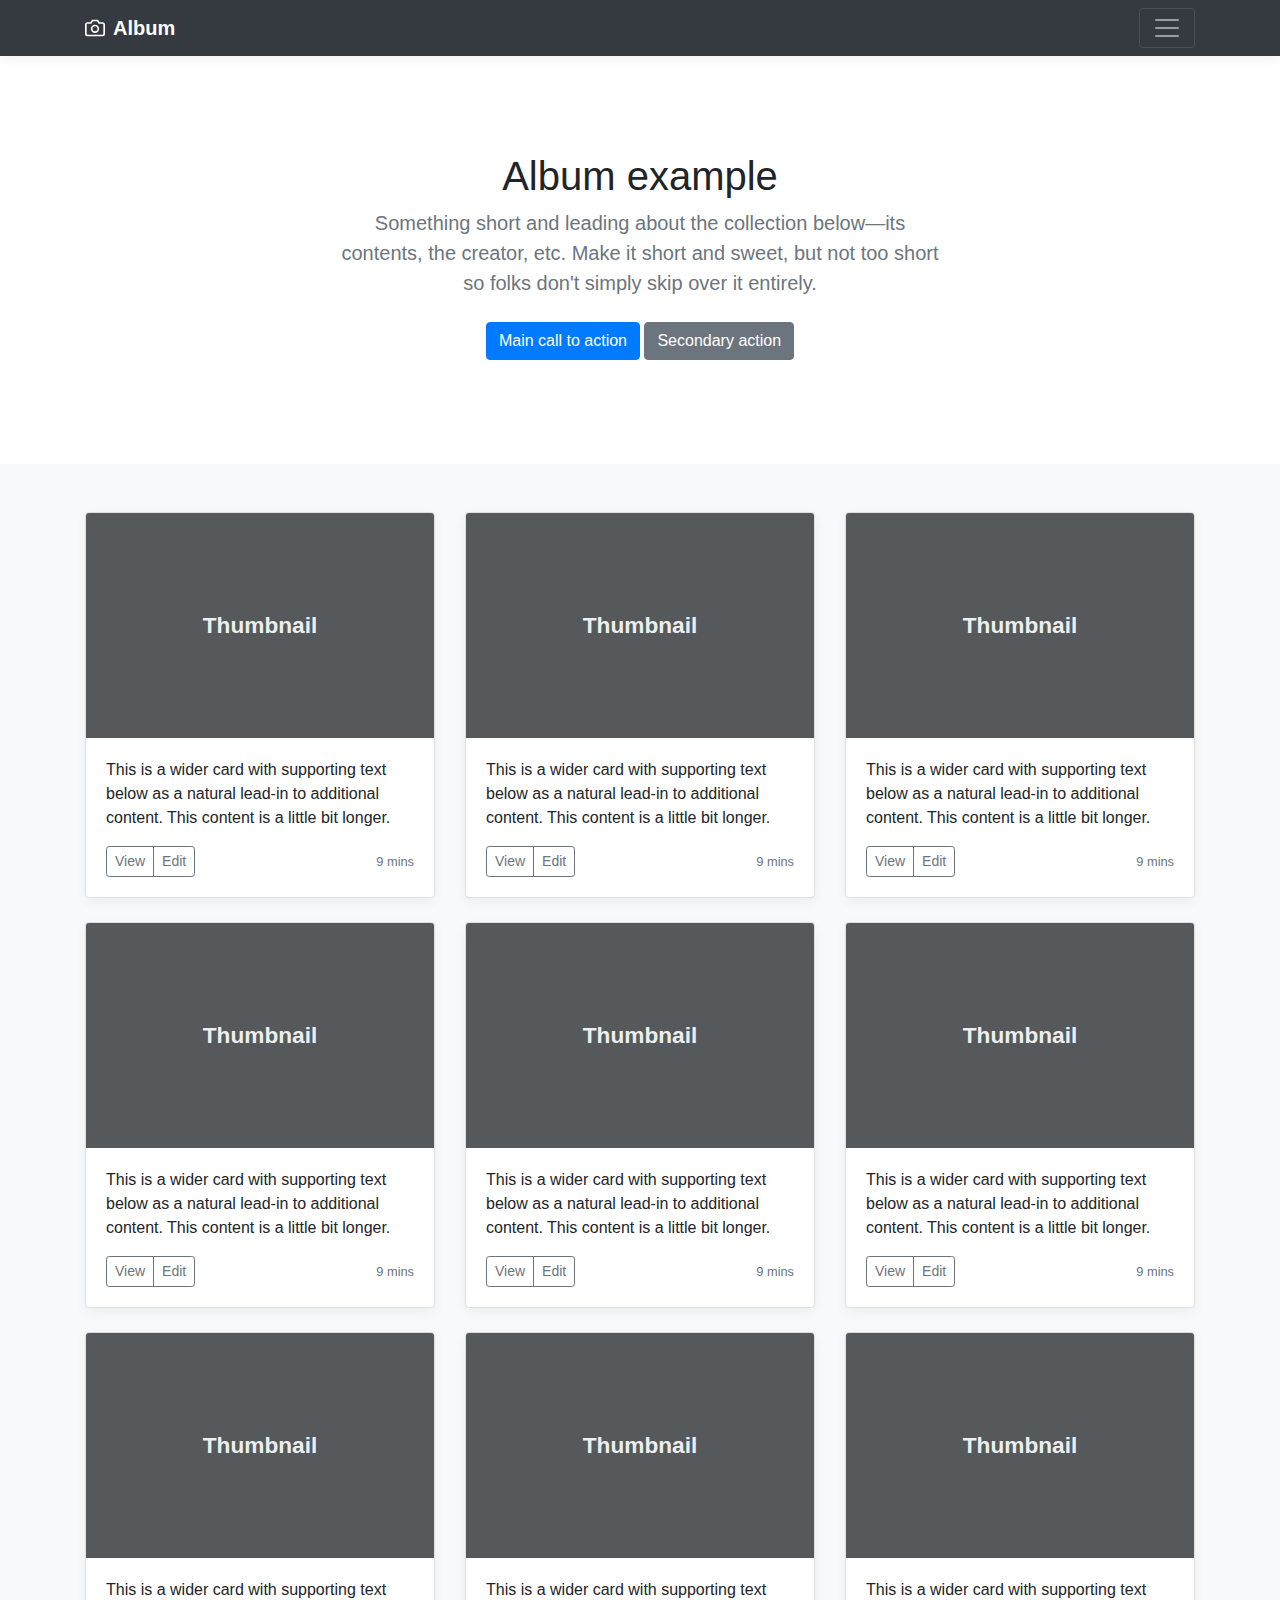
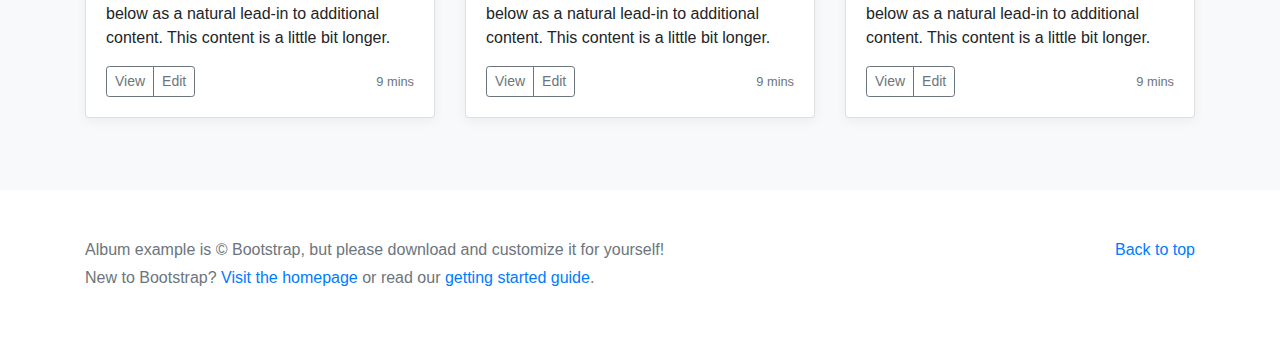
<file: Origin3301_Blog/static/bootstrapss/docs/4.0/examples/album/index.html>
<!doctype html>
<html lang="en">
  <head>
    <meta charset="utf-8">
    <meta name="viewport" content="width=device-width, initial-scale=1, shrink-to-fit=no">
    <meta name="description" content="">
    <meta name="author" content="">
    <link rel="icon" href="../../../../favicon.ico">

    <title>Album example for Bootstrap</title>

    <!-- Bootstrap core CSS -->
    <link href="../../../../dist/css/bootstrap.min.css" rel="stylesheet">

    <!-- Custom styles for this template -->
    <link href="album.css" rel="stylesheet">
  </head>

  <body>

    <header>
      <div class="collapse bg-dark" id="navbarHeader">
        <div class="container">
          <div class="row">
            <div class="col-sm-8 col-md-7 py-4">
              <h4 class="text-white">About</h4>
              <p class="text-muted">Add some information about the album below, the author, or any other background context. Make it a few sentences long so folks can pick up some informative tidbits. Then, link them off to some social networking sites or contact information.</p>
            </div>
            <div class="col-sm-4 offset-md-1 py-4">
              <h4 class="text-white">Contact</h4>
              <ul class="list-unstyled">
                <li><a href="#" class="text-white">Follow on Twitter</a></li>
                <li><a href="#" class="text-white">Like on Facebook</a></li>
                <li><a href="#" class="text-white">Email me</a></li>
              </ul>
            </div>
          </div>
        </div>
      </div>
      <div class="navbar navbar-dark bg-dark box-shadow">
        <div class="container d-flex justify-content-between">
          <a href="#" class="navbar-brand d-flex align-items-center">
            <svg xmlns="http://www.w3.org/2000/svg" width="20" height="20" viewBox="0 0 24 24" fill="none" stroke="currentColor" stroke-width="2" stroke-linecap="round" stroke-linejoin="round" class="mr-2"><path d="M23 19a2 2 0 0 1-2 2H3a2 2 0 0 1-2-2V8a2 2 0 0 1 2-2h4l2-3h6l2 3h4a2 2 0 0 1 2 2z"></path><circle cx="12" cy="13" r="4"></circle></svg>
            <strong>Album</strong>
          </a>
          <button class="navbar-toggler" type="button" data-toggle="collapse" data-target="#navbarHeader" aria-controls="navbarHeader" aria-expanded="false" aria-label="Toggle navigation">
            <span class="navbar-toggler-icon"></span>
          </button>
        </div>
      </div>
    </header>

    <main role="main">

      <section class="jumbotron text-center">
        <div class="container">
          <h1 class="jumbotron-heading">Album example</h1>
          <p class="lead text-muted">Something short and leading about the collection below—its contents, the creator, etc. Make it short and sweet, but not too short so folks don't simply skip over it entirely.</p>
          <p>
            <a href="#" class="btn btn-primary my-2">Main call to action</a>
            <a href="#" class="btn btn-secondary my-2">Secondary action</a>
          </p>
        </div>
      </section>

      <div class="album py-5 bg-light">
        <div class="container">

          <div class="row">
            <div class="col-md-4">
              <div class="card mb-4 box-shadow">
                <img class="card-img-top" data-src="holder.js/100px225?theme=thumb&bg=55595c&fg=eceeef&text=Thumbnail" alt="Card image cap">
                <div class="card-body">
                  <p class="card-text">This is a wider card with supporting text below as a natural lead-in to additional content. This content is a little bit longer.</p>
                  <div class="d-flex justify-content-between align-items-center">
                    <div class="btn-group">
                      <button type="button" class="btn btn-sm btn-outline-secondary">View</button>
                      <button type="button" class="btn btn-sm btn-outline-secondary">Edit</button>
                    </div>
                    <small class="text-muted">9 mins</small>
                  </div>
                </div>
              </div>
            </div>
            <div class="col-md-4">
              <div class="card mb-4 box-shadow">
                <img class="card-img-top" data-src="holder.js/100px225?theme=thumb&bg=55595c&fg=eceeef&text=Thumbnail" alt="Card image cap">
                <div class="card-body">
                  <p class="card-text">This is a wider card with supporting text below as a natural lead-in to additional content. This content is a little bit longer.</p>
                  <div class="d-flex justify-content-between align-items-center">
                    <div class="btn-group">
                      <button type="button" class="btn btn-sm btn-outline-secondary">View</button>
                      <button type="button" class="btn btn-sm btn-outline-secondary">Edit</button>
                    </div>
                    <small class="text-muted">9 mins</small>
                  </div>
                </div>
              </div>
            </div>
            <div class="col-md-4">
              <div class="card mb-4 box-shadow">
                <img class="card-img-top" data-src="holder.js/100px225?theme=thumb&bg=55595c&fg=eceeef&text=Thumbnail" alt="Card image cap">
                <div class="card-body">
                  <p class="card-text">This is a wider card with supporting text below as a natural lead-in to additional content. This content is a little bit longer.</p>
                  <div class="d-flex justify-content-between align-items-center">
                    <div class="btn-group">
                      <button type="button" class="btn btn-sm btn-outline-secondary">View</button>
                      <button type="button" class="btn btn-sm btn-outline-secondary">Edit</button>
                    </div>
                    <small class="text-muted">9 mins</small>
                  </div>
                </div>
              </div>
            </div>

            <div class="col-md-4">
              <div class="card mb-4 box-shadow">
                <img class="card-img-top" data-src="holder.js/100px225?theme=thumb&bg=55595c&fg=eceeef&text=Thumbnail" alt="Card image cap">
                <div class="card-body">
                  <p class="card-text">This is a wider card with supporting text below as a natural lead-in to additional content. This content is a little bit longer.</p>
                  <div class="d-flex justify-content-between align-items-center">
                    <div class="btn-group">
                      <button type="button" class="btn btn-sm btn-outline-secondary">View</button>
                      <button type="button" class="btn btn-sm btn-outline-secondary">Edit</button>
                    </div>
                    <small class="text-muted">9 mins</small>
                  </div>
                </div>
              </div>
            </div>
            <div class="col-md-4">
              <div class="card mb-4 box-shadow">
                <img class="card-img-top" data-src="holder.js/100px225?theme=thumb&bg=55595c&fg=eceeef&text=Thumbnail" alt="Card image cap">
                <div class="card-body">
                  <p class="card-text">This is a wider card with supporting text below as a natural lead-in to additional content. This content is a little bit longer.</p>
                  <div class="d-flex justify-content-between align-items-center">
                    <div class="btn-group">
                      <button type="button" class="btn btn-sm btn-outline-secondary">View</button>
                      <button type="button" class="btn btn-sm btn-outline-secondary">Edit</button>
                    </div>
                    <small class="text-muted">9 mins</small>
                  </div>
                </div>
              </div>
            </div>
            <div class="col-md-4">
              <div class="card mb-4 box-shadow">
                <img class="card-img-top" data-src="holder.js/100px225?theme=thumb&bg=55595c&fg=eceeef&text=Thumbnail" alt="Card image cap">
                <div class="card-body">
                  <p class="card-text">This is a wider card with supporting text below as a natural lead-in to additional content. This content is a little bit longer.</p>
                  <div class="d-flex justify-content-between align-items-center">
                    <div class="btn-group">
                      <button type="button" class="btn btn-sm btn-outline-secondary">View</button>
                      <button type="button" class="btn btn-sm btn-outline-secondary">Edit</button>
                    </div>
                    <small class="text-muted">9 mins</small>
                  </div>
                </div>
              </div>
            </div>

            <div class="col-md-4">
              <div class="card mb-4 box-shadow">
                <img class="card-img-top" data-src="holder.js/100px225?theme=thumb&bg=55595c&fg=eceeef&text=Thumbnail" alt="Card image cap">
                <div class="card-body">
                  <p class="card-text">This is a wider card with supporting text below as a natural lead-in to additional content. This content is a little bit longer.</p>
                  <div class="d-flex justify-content-between align-items-center">
                    <div class="btn-group">
                      <button type="button" class="btn btn-sm btn-outline-secondary">View</button>
                      <button type="button" class="btn btn-sm btn-outline-secondary">Edit</button>
                    </div>
                    <small class="text-muted">9 mins</small>
                  </div>
                </div>
              </div>
            </div>
            <div class="col-md-4">
              <div class="card mb-4 box-shadow">
                <img class="card-img-top" data-src="holder.js/100px225?theme=thumb&bg=55595c&fg=eceeef&text=Thumbnail" alt="Card image cap">
                <div class="card-body">
                  <p class="card-text">This is a wider card with supporting text below as a natural lead-in to additional content. This content is a little bit longer.</p>
                  <div class="d-flex justify-content-between align-items-center">
                    <div class="btn-group">
                      <button type="button" class="btn btn-sm btn-outline-secondary">View</button>
                      <button type="button" class="btn btn-sm btn-outline-secondary">Edit</button>
                    </div>
                    <small class="text-muted">9 mins</small>
                  </div>
                </div>
              </div>
            </div>
            <div class="col-md-4">
              <div class="card mb-4 box-shadow">
                <img class="card-img-top" data-src="holder.js/100px225?theme=thumb&bg=55595c&fg=eceeef&text=Thumbnail" alt="Card image cap">
                <div class="card-body">
                  <p class="card-text">This is a wider card with supporting text below as a natural lead-in to additional content. This content is a little bit longer.</p>
                  <div class="d-flex justify-content-between align-items-center">
                    <div class="btn-group">
                      <button type="button" class="btn btn-sm btn-outline-secondary">View</button>
                      <button type="button" class="btn btn-sm btn-outline-secondary">Edit</button>
                    </div>
                    <small class="text-muted">9 mins</small>
                  </div>
                </div>
              </div>
            </div>
          </div>
        </div>
      </div>

    </main>

    <footer class="text-muted">
      <div class="container">
        <p class="float-right">
          <a href="#">Back to top</a>
        </p>
        <p>Album example is &copy; Bootstrap, but please download and customize it for yourself!</p>
        <p>New to Bootstrap? <a href="../../">Visit the homepage</a> or read our <a href="../../getting-started/">getting started guide</a>.</p>
      </div>
    </footer>

    <!-- Bootstrap core JavaScript
    ================================================== -->
    <!-- Placed at the end of the document so the pages load faster -->
    <script src="https://code.jquery.com/jquery-3.2.1.slim.min.js" integrity="sha384-KJ3o2DKtIkvYIK3UENzmM7KCkRr/rE9/Qpg6aAZGJwFDMVNA/GpGFF93hXpG5KkN" crossorigin="anonymous"></script>
    <script>window.jQuery || document.write('<script src="../../../../assets/js/vendor/jquery-slim.min.js"><\/script>')</script>
    <script src="../../../../assets/js/vendor/popper.min.js"></script>
    <script src="../../../../dist/js/bootstrap.min.js"></script>
    <script src="../../../../assets/js/vendor/holder.min.js"></script>
  </body>
</html>
</file>
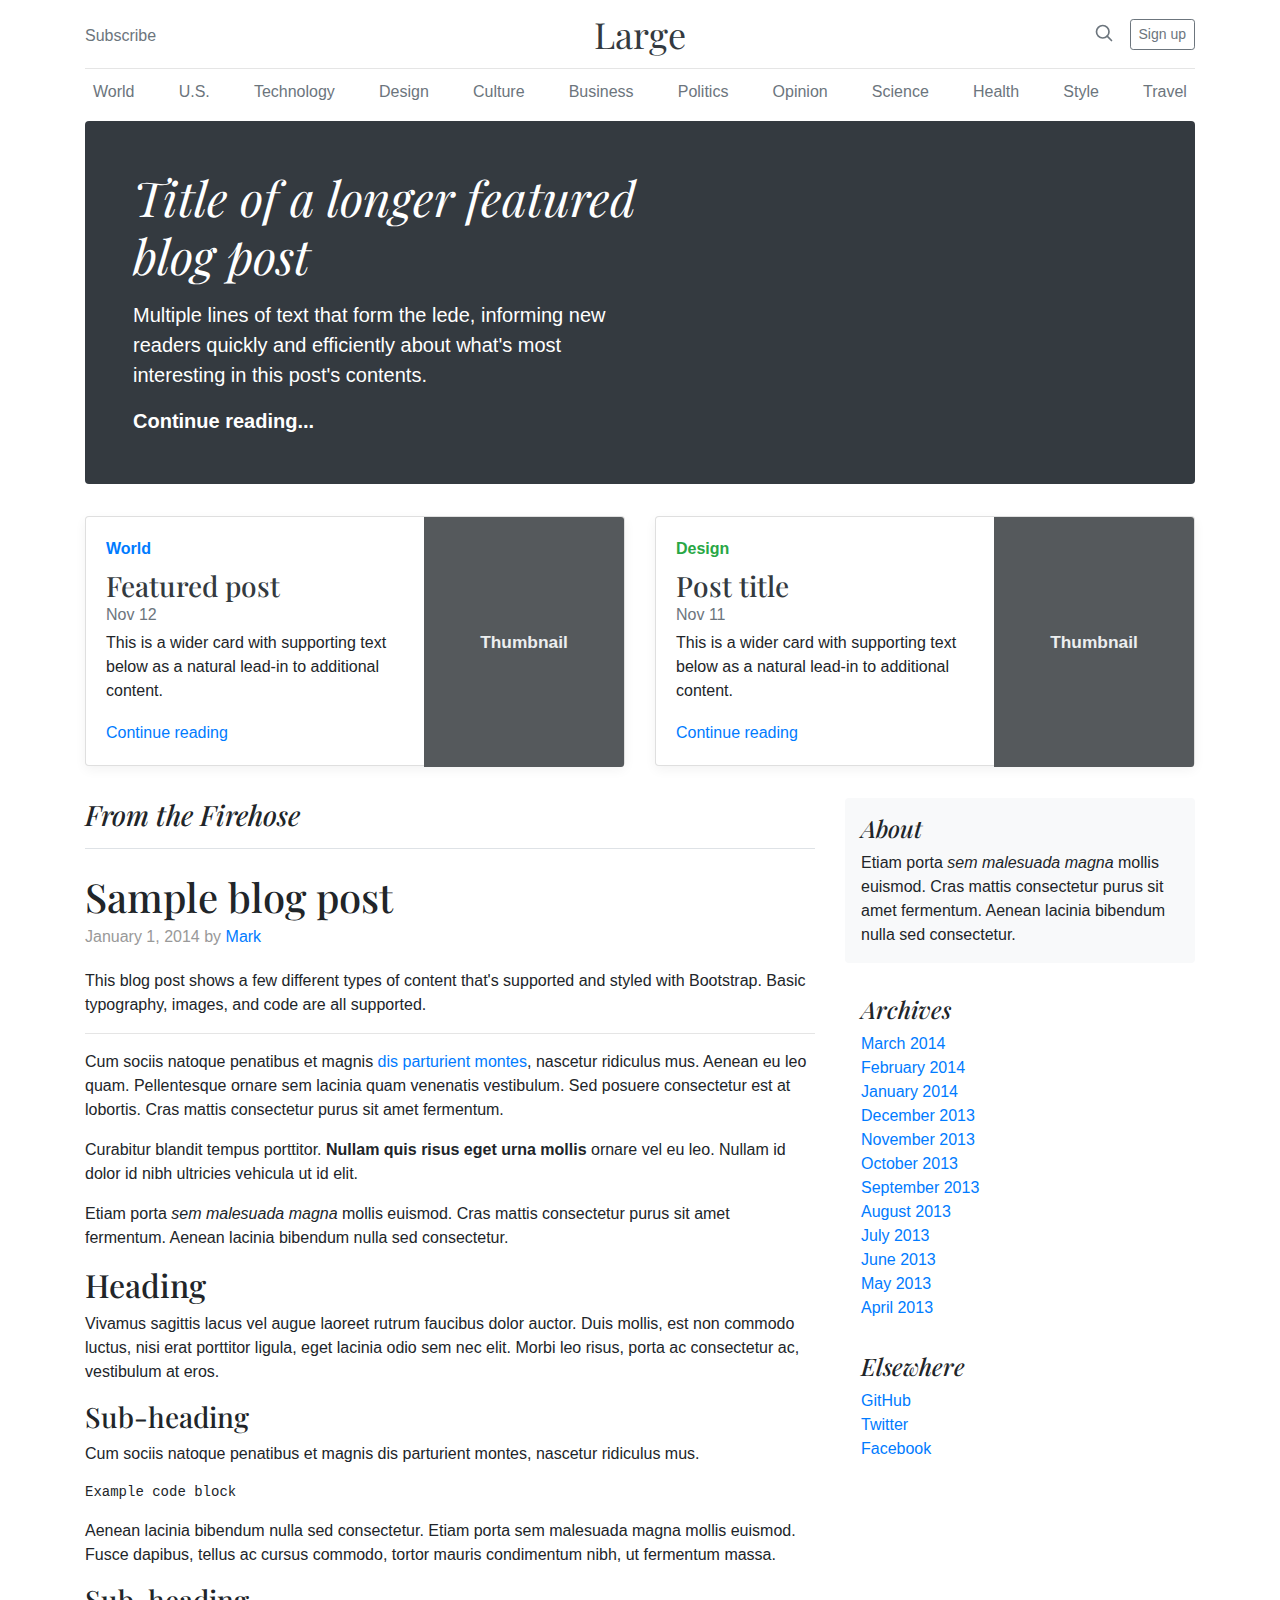
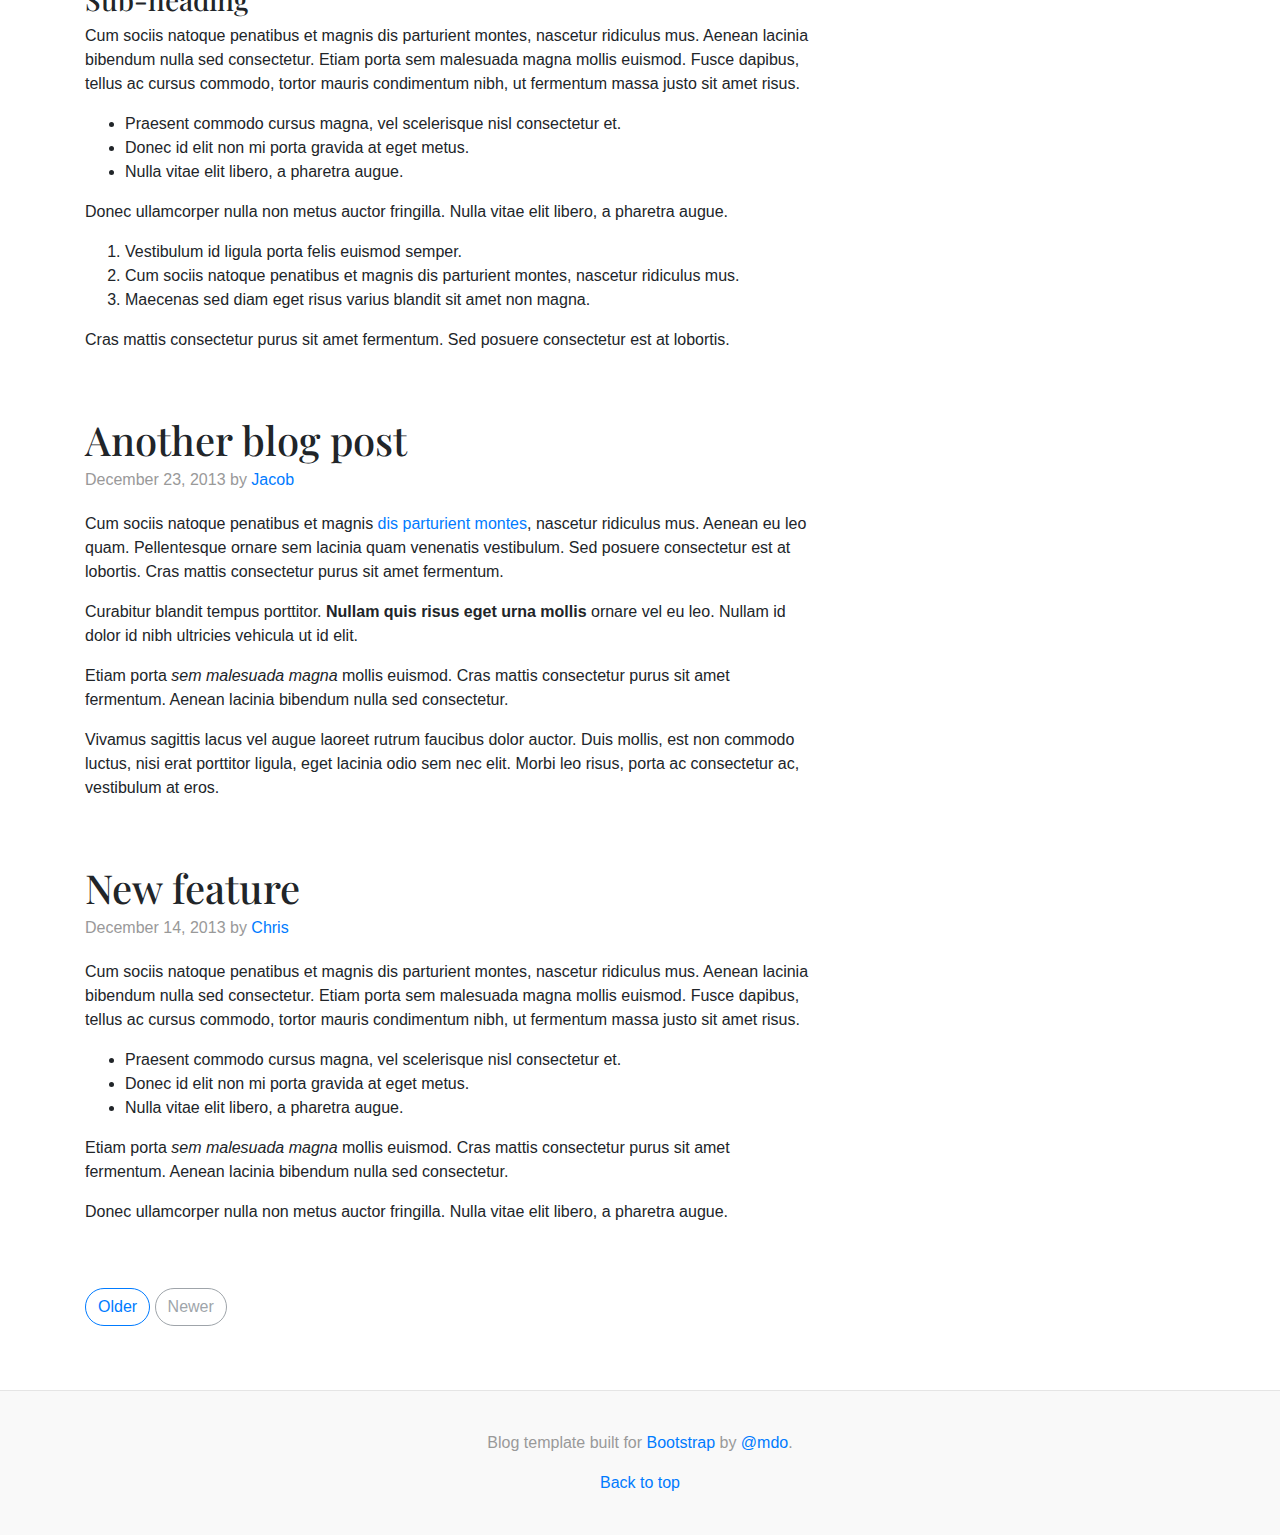
<file: Origin3301_Blog/static/bootstrapss/docs/4.0/examples/blog/index.html>
<!doctype html>
<html lang="en">
  <head>
    <meta charset="utf-8">
    <meta name="viewport" content="width=device-width, initial-scale=1, shrink-to-fit=no">
    <meta name="description" content="">
    <meta name="author" content="">
    <link rel="icon" href="../../../../favicon.ico">

    <title>Blog Template for Bootstrap</title>

    <!-- Bootstrap core CSS -->
    <link href="../../../../dist/css/bootstrap.min.css" rel="stylesheet">

    <!-- Custom styles for this template -->
    <link href="https://fonts.googleapis.com/css?family=Playfair+Display:700,900" rel="stylesheet">
    <link href="blog.css" rel="stylesheet">
  </head>

  <body>

    <div class="container">
      <header class="blog-header py-3">
        <div class="row flex-nowrap justify-content-between align-items-center">
          <div class="col-4 pt-1">
            <a class="text-muted" href="#">Subscribe</a>
          </div>
          <div class="col-4 text-center">
            <a class="blog-header-logo text-dark" href="#">Large</a>
          </div>
          <div class="col-4 d-flex justify-content-end align-items-center">
            <a class="text-muted" href="#">
              <svg xmlns="http://www.w3.org/2000/svg" width="20" height="20" viewBox="0 0 24 24" fill="none" stroke="currentColor" stroke-width="2" stroke-linecap="round" stroke-linejoin="round" class="mx-3"><circle cx="10.5" cy="10.5" r="7.5"></circle><line x1="21" y1="21" x2="15.8" y2="15.8"></line></svg>
            </a>
            <a class="btn btn-sm btn-outline-secondary" href="#">Sign up</a>
          </div>
        </div>
      </header>

      <div class="nav-scroller py-1 mb-2">
        <nav class="nav d-flex justify-content-between">
          <a class="p-2 text-muted" href="#">World</a>
          <a class="p-2 text-muted" href="#">U.S.</a>
          <a class="p-2 text-muted" href="#">Technology</a>
          <a class="p-2 text-muted" href="#">Design</a>
          <a class="p-2 text-muted" href="#">Culture</a>
          <a class="p-2 text-muted" href="#">Business</a>
          <a class="p-2 text-muted" href="#">Politics</a>
          <a class="p-2 text-muted" href="#">Opinion</a>
          <a class="p-2 text-muted" href="#">Science</a>
          <a class="p-2 text-muted" href="#">Health</a>
          <a class="p-2 text-muted" href="#">Style</a>
          <a class="p-2 text-muted" href="#">Travel</a>
        </nav>
      </div>

      <div class="jumbotron p-3 p-md-5 text-white rounded bg-dark">
        <div class="col-md-6 px-0">
          <h1 class="display-4 font-italic">Title of a longer featured blog post</h1>
          <p class="lead my-3">Multiple lines of text that form the lede, informing new readers quickly and efficiently about what's most interesting in this post's contents.</p>
          <p class="lead mb-0"><a href="#" class="text-white font-weight-bold">Continue reading...</a></p>
        </div>
      </div>

      <div class="row mb-2">
        <div class="col-md-6">
          <div class="card flex-md-row mb-4 box-shadow h-md-250">
            <div class="card-body d-flex flex-column align-items-start">
              <strong class="d-inline-block mb-2 text-primary">World</strong>
              <h3 class="mb-0">
                <a class="text-dark" href="#">Featured post</a>
              </h3>
              <div class="mb-1 text-muted">Nov 12</div>
              <p class="card-text mb-auto">This is a wider card with supporting text below as a natural lead-in to additional content.</p>
              <a href="#">Continue reading</a>
            </div>
            <img class="card-img-right flex-auto d-none d-md-block" data-src="holder.js/200x250?theme=thumb" alt="Card image cap">
          </div>
        </div>
        <div class="col-md-6">
          <div class="card flex-md-row mb-4 box-shadow h-md-250">
            <div class="card-body d-flex flex-column align-items-start">
              <strong class="d-inline-block mb-2 text-success">Design</strong>
              <h3 class="mb-0">
                <a class="text-dark" href="#">Post title</a>
              </h3>
              <div class="mb-1 text-muted">Nov 11</div>
              <p class="card-text mb-auto">This is a wider card with supporting text below as a natural lead-in to additional content.</p>
              <a href="#">Continue reading</a>
            </div>
            <img class="card-img-right flex-auto d-none d-md-block" data-src="holder.js/200x250?theme=thumb" alt="Card image cap">
          </div>
        </div>
      </div>
    </div>

    <main role="main" class="container">
      <div class="row">
        <div class="col-md-8 blog-main">
          <h3 class="pb-3 mb-4 font-italic border-bottom">
            From the Firehose
          </h3>

          <div class="blog-post">
            <h2 class="blog-post-title">Sample blog post</h2>
            <p class="blog-post-meta">January 1, 2014 by <a href="#">Mark</a></p>

            <p>This blog post shows a few different types of content that's supported and styled with Bootstrap. Basic typography, images, and code are all supported.</p>
            <hr>
            <p>Cum sociis natoque penatibus et magnis <a href="#">dis parturient montes</a>, nascetur ridiculus mus. Aenean eu leo quam. Pellentesque ornare sem lacinia quam venenatis vestibulum. Sed posuere consectetur est at lobortis. Cras mattis consectetur purus sit amet fermentum.</p>
            <blockquote>
              <p>Curabitur blandit tempus porttitor. <strong>Nullam quis risus eget urna mollis</strong> ornare vel eu leo. Nullam id dolor id nibh ultricies vehicula ut id elit.</p>
            </blockquote>
            <p>Etiam porta <em>sem malesuada magna</em> mollis euismod. Cras mattis consectetur purus sit amet fermentum. Aenean lacinia bibendum nulla sed consectetur.</p>
            <h2>Heading</h2>
            <p>Vivamus sagittis lacus vel augue laoreet rutrum faucibus dolor auctor. Duis mollis, est non commodo luctus, nisi erat porttitor ligula, eget lacinia odio sem nec elit. Morbi leo risus, porta ac consectetur ac, vestibulum at eros.</p>
            <h3>Sub-heading</h3>
            <p>Cum sociis natoque penatibus et magnis dis parturient montes, nascetur ridiculus mus.</p>
            <pre><code>Example code block</code></pre>
            <p>Aenean lacinia bibendum nulla sed consectetur. Etiam porta sem malesuada magna mollis euismod. Fusce dapibus, tellus ac cursus commodo, tortor mauris condimentum nibh, ut fermentum massa.</p>
            <h3>Sub-heading</h3>
            <p>Cum sociis natoque penatibus et magnis dis parturient montes, nascetur ridiculus mus. Aenean lacinia bibendum nulla sed consectetur. Etiam porta sem malesuada magna mollis euismod. Fusce dapibus, tellus ac cursus commodo, tortor mauris condimentum nibh, ut fermentum massa justo sit amet risus.</p>
            <ul>
              <li>Praesent commodo cursus magna, vel scelerisque nisl consectetur et.</li>
              <li>Donec id elit non mi porta gravida at eget metus.</li>
              <li>Nulla vitae elit libero, a pharetra augue.</li>
            </ul>
            <p>Donec ullamcorper nulla non metus auctor fringilla. Nulla vitae elit libero, a pharetra augue.</p>
            <ol>
              <li>Vestibulum id ligula porta felis euismod semper.</li>
              <li>Cum sociis natoque penatibus et magnis dis parturient montes, nascetur ridiculus mus.</li>
              <li>Maecenas sed diam eget risus varius blandit sit amet non magna.</li>
            </ol>
            <p>Cras mattis consectetur purus sit amet fermentum. Sed posuere consectetur est at lobortis.</p>
          </div><!-- /.blog-post -->

          <div class="blog-post">
            <h2 class="blog-post-title">Another blog post</h2>
            <p class="blog-post-meta">December 23, 2013 by <a href="#">Jacob</a></p>

            <p>Cum sociis natoque penatibus et magnis <a href="#">dis parturient montes</a>, nascetur ridiculus mus. Aenean eu leo quam. Pellentesque ornare sem lacinia quam venenatis vestibulum. Sed posuere consectetur est at lobortis. Cras mattis consectetur purus sit amet fermentum.</p>
            <blockquote>
              <p>Curabitur blandit tempus porttitor. <strong>Nullam quis risus eget urna mollis</strong> ornare vel eu leo. Nullam id dolor id nibh ultricies vehicula ut id elit.</p>
            </blockquote>
            <p>Etiam porta <em>sem malesuada magna</em> mollis euismod. Cras mattis consectetur purus sit amet fermentum. Aenean lacinia bibendum nulla sed consectetur.</p>
            <p>Vivamus sagittis lacus vel augue laoreet rutrum faucibus dolor auctor. Duis mollis, est non commodo luctus, nisi erat porttitor ligula, eget lacinia odio sem nec elit. Morbi leo risus, porta ac consectetur ac, vestibulum at eros.</p>
          </div><!-- /.blog-post -->

          <div class="blog-post">
            <h2 class="blog-post-title">New feature</h2>
            <p class="blog-post-meta">December 14, 2013 by <a href="#">Chris</a></p>

            <p>Cum sociis natoque penatibus et magnis dis parturient montes, nascetur ridiculus mus. Aenean lacinia bibendum nulla sed consectetur. Etiam porta sem malesuada magna mollis euismod. Fusce dapibus, tellus ac cursus commodo, tortor mauris condimentum nibh, ut fermentum massa justo sit amet risus.</p>
            <ul>
              <li>Praesent commodo cursus magna, vel scelerisque nisl consectetur et.</li>
              <li>Donec id elit non mi porta gravida at eget metus.</li>
              <li>Nulla vitae elit libero, a pharetra augue.</li>
            </ul>
            <p>Etiam porta <em>sem malesuada magna</em> mollis euismod. Cras mattis consectetur purus sit amet fermentum. Aenean lacinia bibendum nulla sed consectetur.</p>
            <p>Donec ullamcorper nulla non metus auctor fringilla. Nulla vitae elit libero, a pharetra augue.</p>
          </div><!-- /.blog-post -->

          <nav class="blog-pagination">
            <a class="btn btn-outline-primary" href="#">Older</a>
            <a class="btn btn-outline-secondary disabled" href="#">Newer</a>
          </nav>

        </div><!-- /.blog-main -->

        <aside class="col-md-4 blog-sidebar">
          <div class="p-3 mb-3 bg-light rounded">
            <h4 class="font-italic">About</h4>
            <p class="mb-0">Etiam porta <em>sem malesuada magna</em> mollis euismod. Cras mattis consectetur purus sit amet fermentum. Aenean lacinia bibendum nulla sed consectetur.</p>
          </div>

          <div class="p-3">
            <h4 class="font-italic">Archives</h4>
            <ol class="list-unstyled mb-0">
              <li><a href="#">March 2014</a></li>
              <li><a href="#">February 2014</a></li>
              <li><a href="#">January 2014</a></li>
              <li><a href="#">December 2013</a></li>
              <li><a href="#">November 2013</a></li>
              <li><a href="#">October 2013</a></li>
              <li><a href="#">September 2013</a></li>
              <li><a href="#">August 2013</a></li>
              <li><a href="#">July 2013</a></li>
              <li><a href="#">June 2013</a></li>
              <li><a href="#">May 2013</a></li>
              <li><a href="#">April 2013</a></li>
            </ol>
          </div>

          <div class="p-3">
            <h4 class="font-italic">Elsewhere</h4>
            <ol class="list-unstyled">
              <li><a href="#">GitHub</a></li>
              <li><a href="#">Twitter</a></li>
              <li><a href="#">Facebook</a></li>
            </ol>
          </div>
        </aside><!-- /.blog-sidebar -->

      </div><!-- /.row -->

    </main><!-- /.container -->

    <footer class="blog-footer">
      <p>Blog template built for <a href="https://getbootstrap.com/">Bootstrap</a> by <a href="https://twitter.com/mdo">@mdo</a>.</p>
      <p>
        <a href="#">Back to top</a>
      </p>
    </footer>

    <!-- Bootstrap core JavaScript
    ================================================== -->
    <!-- Placed at the end of the document so the pages load faster -->
    <script src="https://code.jquery.com/jquery-3.2.1.slim.min.js" integrity="sha384-KJ3o2DKtIkvYIK3UENzmM7KCkRr/rE9/Qpg6aAZGJwFDMVNA/GpGFF93hXpG5KkN" crossorigin="anonymous"></script>
    <script>window.jQuery || document.write('<script src="../../../../assets/js/vendor/jquery-slim.min.js"><\/script>')</script>
    <script src="../../../../assets/js/vendor/popper.min.js"></script>
    <script src="../../../../dist/js/bootstrap.min.js"></script>
    <script src="../../../../assets/js/vendor/holder.min.js"></script>
    <script>
      Holder.addTheme('thumb', {
        bg: '#55595c',
        fg: '#eceeef',
        text: 'Thumbnail'
      });
    </script>
  </body>
</html>
</file>
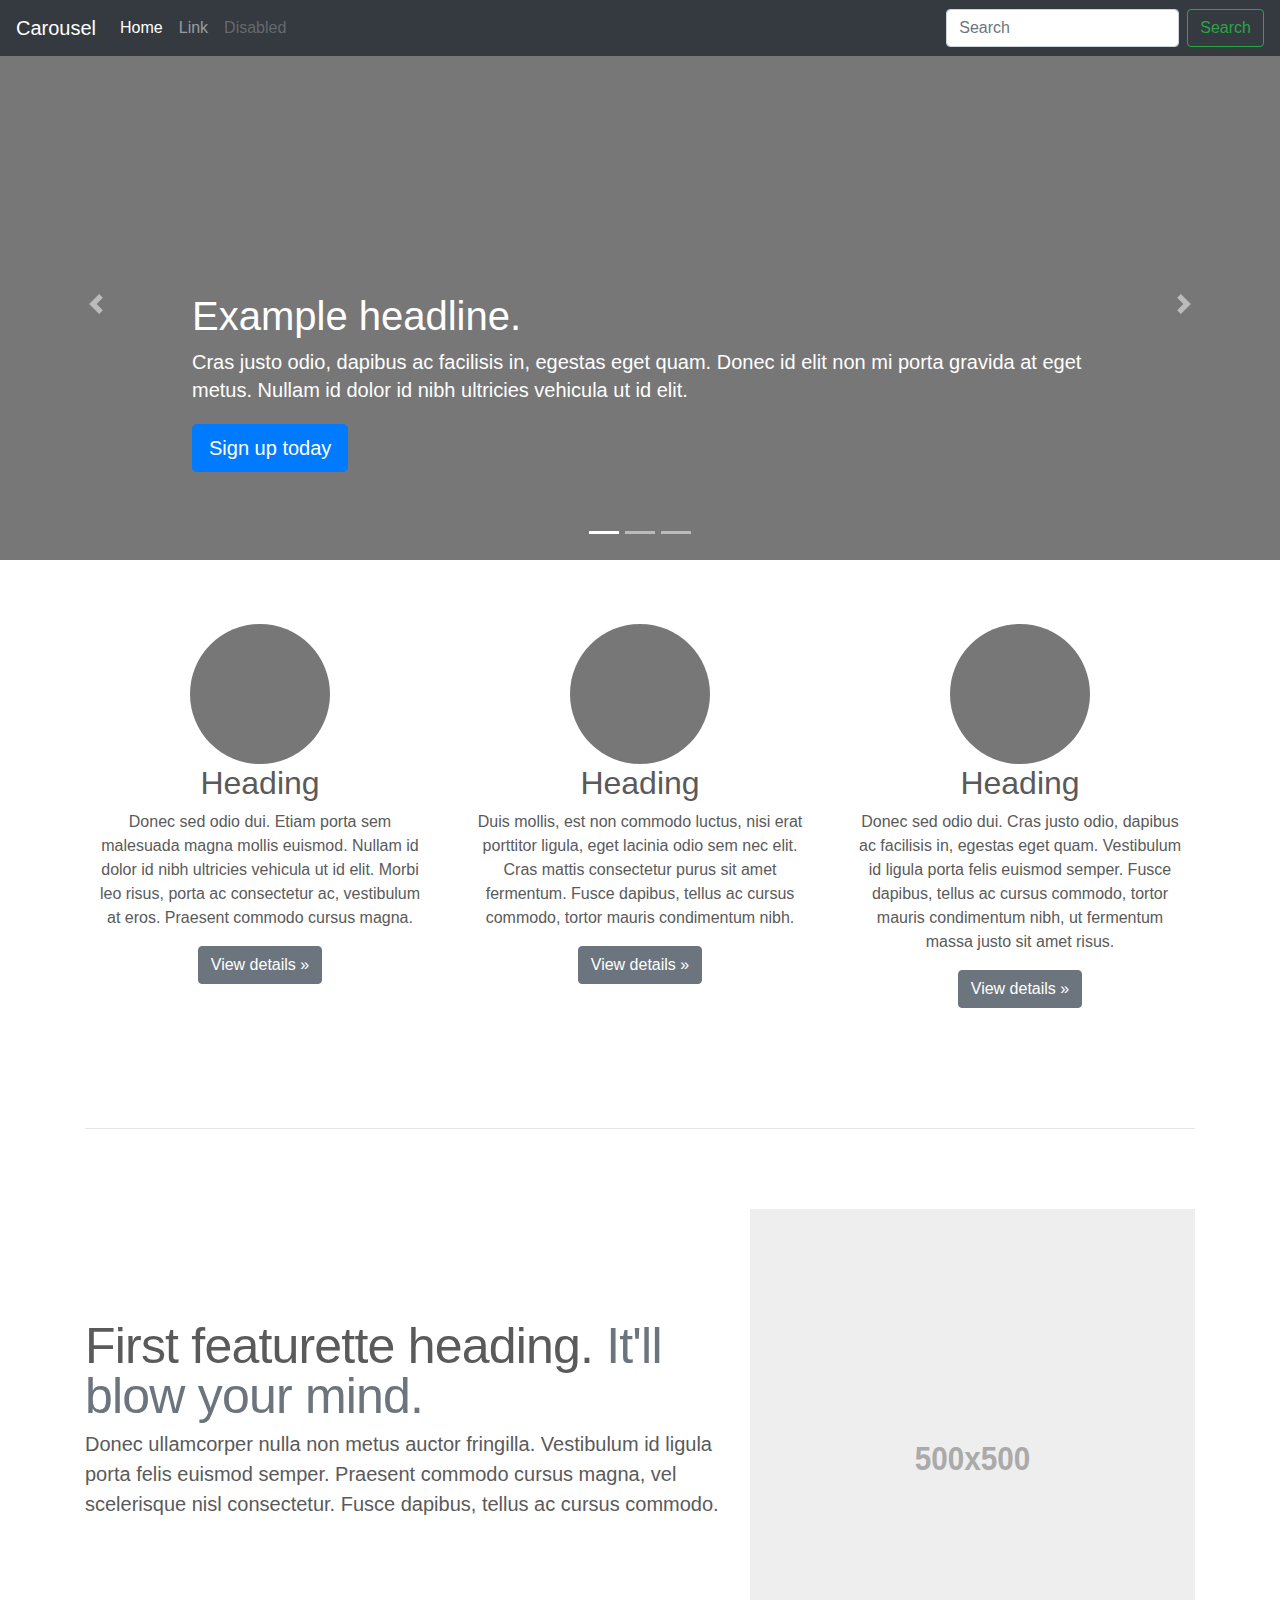
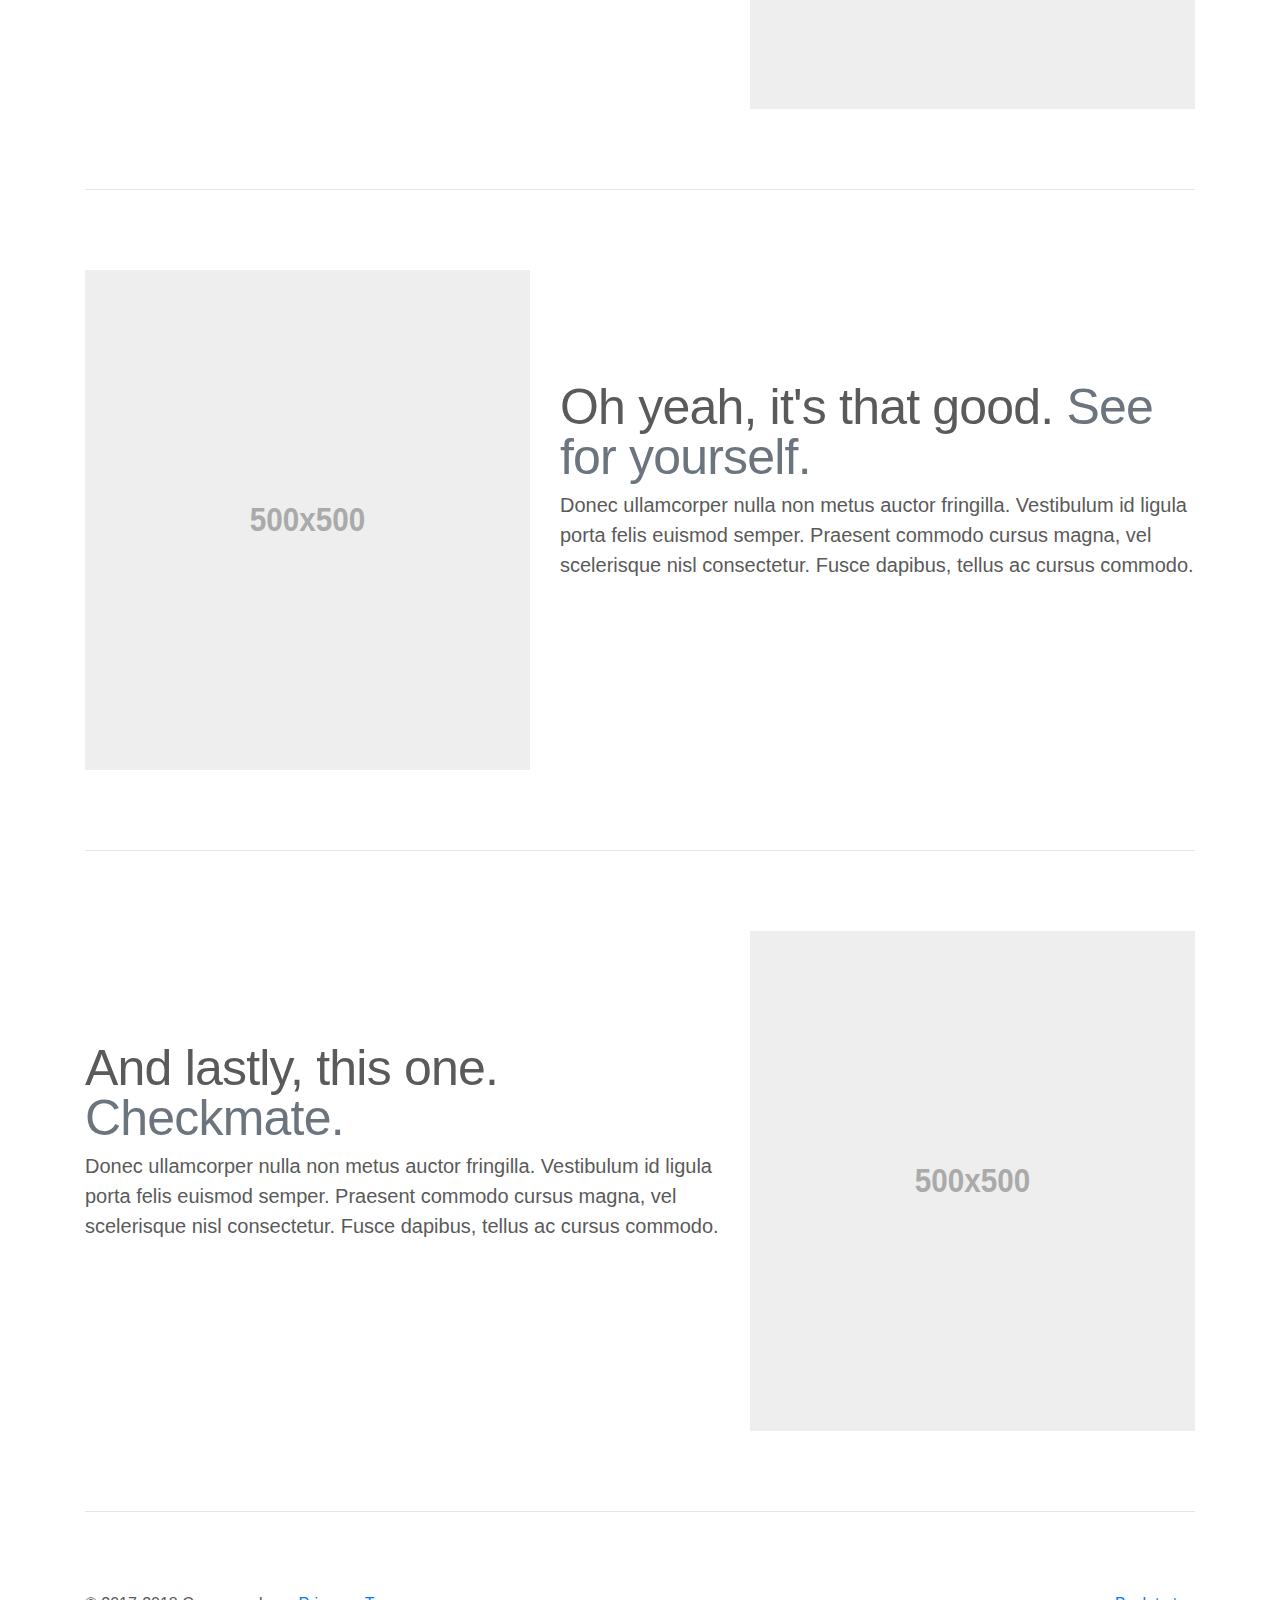
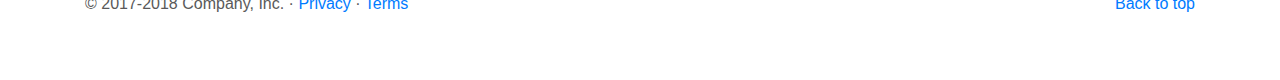
<file: Origin3301_Blog/static/bootstrapss/docs/4.0/examples/carousel/index.html>
<!doctype html>
<html lang="en">
  <head>
    <meta charset="utf-8">
    <meta name="viewport" content="width=device-width, initial-scale=1, shrink-to-fit=no">
    <meta name="description" content="">
    <meta name="author" content="">
    <link rel="icon" href="../../../../favicon.ico">

    <title>Carousel Template for Bootstrap</title>

    <!-- Bootstrap core CSS -->
    <link href="../../../../dist/css/bootstrap.min.css" rel="stylesheet">

    <!-- Custom styles for this template -->
    <link href="carousel.css" rel="stylesheet">
  </head>
  <body>

    <header>
      <nav class="navbar navbar-expand-md navbar-dark fixed-top bg-dark">
        <a class="navbar-brand" href="#">Carousel</a>
        <button class="navbar-toggler" type="button" data-toggle="collapse" data-target="#navbarCollapse" aria-controls="navbarCollapse" aria-expanded="false" aria-label="Toggle navigation">
          <span class="navbar-toggler-icon"></span>
        </button>
        <div class="collapse navbar-collapse" id="navbarCollapse">
          <ul class="navbar-nav mr-auto">
            <li class="nav-item active">
              <a class="nav-link" href="#">Home <span class="sr-only">(current)</span></a>
            </li>
            <li class="nav-item">
              <a class="nav-link" href="#">Link</a>
            </li>
            <li class="nav-item">
              <a class="nav-link disabled" href="#">Disabled</a>
            </li>
          </ul>
          <form class="form-inline mt-2 mt-md-0">
            <input class="form-control mr-sm-2" type="text" placeholder="Search" aria-label="Search">
            <button class="btn btn-outline-success my-2 my-sm-0" type="submit">Search</button>
          </form>
        </div>
      </nav>
    </header>

    <main role="main">

      <div id="myCarousel" class="carousel slide" data-ride="carousel">
        <ol class="carousel-indicators">
          <li data-target="#myCarousel" data-slide-to="0" class="active"></li>
          <li data-target="#myCarousel" data-slide-to="1"></li>
          <li data-target="#myCarousel" data-slide-to="2"></li>
        </ol>
        <div class="carousel-inner">
          <div class="carousel-item active">
            <img class="first-slide" src="[data-uri]" alt="First slide">
            <div class="container">
              <div class="carousel-caption text-left">
                <h1>Example headline.</h1>
                <p>Cras justo odio, dapibus ac facilisis in, egestas eget quam. Donec id elit non mi porta gravida at eget metus. Nullam id dolor id nibh ultricies vehicula ut id elit.</p>
                <p><a class="btn btn-lg btn-primary" href="#" role="button">Sign up today</a></p>
              </div>
            </div>
          </div>
          <div class="carousel-item">
            <img class="second-slide" src="[data-uri]" alt="Second slide">
            <div class="container">
              <div class="carousel-caption">
                <h1>Another example headline.</h1>
                <p>Cras justo odio, dapibus ac facilisis in, egestas eget quam. Donec id elit non mi porta gravida at eget metus. Nullam id dolor id nibh ultricies vehicula ut id elit.</p>
                <p><a class="btn btn-lg btn-primary" href="#" role="button">Learn more</a></p>
              </div>
            </div>
          </div>
          <div class="carousel-item">
            <img class="third-slide" src="[data-uri]" alt="Third slide">
            <div class="container">
              <div class="carousel-caption text-right">
                <h1>One more for good measure.</h1>
                <p>Cras justo odio, dapibus ac facilisis in, egestas eget quam. Donec id elit non mi porta gravida at eget metus. Nullam id dolor id nibh ultricies vehicula ut id elit.</p>
                <p><a class="btn btn-lg btn-primary" href="#" role="button">Browse gallery</a></p>
              </div>
            </div>
          </div>
        </div>
        <a class="carousel-control-prev" href="#myCarousel" role="button" data-slide="prev">
          <span class="carousel-control-prev-icon" aria-hidden="true"></span>
          <span class="sr-only">Previous</span>
        </a>
        <a class="carousel-control-next" href="#myCarousel" role="button" data-slide="next">
          <span class="carousel-control-next-icon" aria-hidden="true"></span>
          <span class="sr-only">Next</span>
        </a>
      </div>


      <!-- Marketing messaging and featurettes
      ================================================== -->
      <!-- Wrap the rest of the page in another container to center all the content. -->

      <div class="container marketing">

        <!-- Three columns of text below the carousel -->
        <div class="row">
          <div class="col-lg-4">
            <img class="rounded-circle" src="[data-uri]" alt="Generic placeholder image" width="140" height="140">
            <h2>Heading</h2>
            <p>Donec sed odio dui. Etiam porta sem malesuada magna mollis euismod. Nullam id dolor id nibh ultricies vehicula ut id elit. Morbi leo risus, porta ac consectetur ac, vestibulum at eros. Praesent commodo cursus magna.</p>
            <p><a class="btn btn-secondary" href="#" role="button">View details &raquo;</a></p>
          </div><!-- /.col-lg-4 -->
          <div class="col-lg-4">
            <img class="rounded-circle" src="[data-uri]" alt="Generic placeholder image" width="140" height="140">
            <h2>Heading</h2>
            <p>Duis mollis, est non commodo luctus, nisi erat porttitor ligula, eget lacinia odio sem nec elit. Cras mattis consectetur purus sit amet fermentum. Fusce dapibus, tellus ac cursus commodo, tortor mauris condimentum nibh.</p>
            <p><a class="btn btn-secondary" href="#" role="button">View details &raquo;</a></p>
          </div><!-- /.col-lg-4 -->
          <div class="col-lg-4">
            <img class="rounded-circle" src="[data-uri]" alt="Generic placeholder image" width="140" height="140">
            <h2>Heading</h2>
            <p>Donec sed odio dui. Cras justo odio, dapibus ac facilisis in, egestas eget quam. Vestibulum id ligula porta felis euismod semper. Fusce dapibus, tellus ac cursus commodo, tortor mauris condimentum nibh, ut fermentum massa justo sit amet risus.</p>
            <p><a class="btn btn-secondary" href="#" role="button">View details &raquo;</a></p>
          </div><!-- /.col-lg-4 -->
        </div><!-- /.row -->


        <!-- START THE FEATURETTES -->

        <hr class="featurette-divider">

        <div class="row featurette">
          <div class="col-md-7">
            <h2 class="featurette-heading">First featurette heading. <span class="text-muted">It'll blow your mind.</span></h2>
            <p class="lead">Donec ullamcorper nulla non metus auctor fringilla. Vestibulum id ligula porta felis euismod semper. Praesent commodo cursus magna, vel scelerisque nisl consectetur. Fusce dapibus, tellus ac cursus commodo.</p>
          </div>
          <div class="col-md-5">
            <img class="featurette-image img-fluid mx-auto" data-src="holder.js/500x500/auto" alt="Generic placeholder image">
          </div>
        </div>

        <hr class="featurette-divider">

        <div class="row featurette">
          <div class="col-md-7 order-md-2">
            <h2 class="featurette-heading">Oh yeah, it's that good. <span class="text-muted">See for yourself.</span></h2>
            <p class="lead">Donec ullamcorper nulla non metus auctor fringilla. Vestibulum id ligula porta felis euismod semper. Praesent commodo cursus magna, vel scelerisque nisl consectetur. Fusce dapibus, tellus ac cursus commodo.</p>
          </div>
          <div class="col-md-5 order-md-1">
            <img class="featurette-image img-fluid mx-auto" data-src="holder.js/500x500/auto" alt="Generic placeholder image">
          </div>
        </div>

        <hr class="featurette-divider">

        <div class="row featurette">
          <div class="col-md-7">
            <h2 class="featurette-heading">And lastly, this one. <span class="text-muted">Checkmate.</span></h2>
            <p class="lead">Donec ullamcorper nulla non metus auctor fringilla. Vestibulum id ligula porta felis euismod semper. Praesent commodo cursus magna, vel scelerisque nisl consectetur. Fusce dapibus, tellus ac cursus commodo.</p>
          </div>
          <div class="col-md-5">
            <img class="featurette-image img-fluid mx-auto" data-src="holder.js/500x500/auto" alt="Generic placeholder image">
          </div>
        </div>

        <hr class="featurette-divider">

        <!-- /END THE FEATURETTES -->

      </div><!-- /.container -->


      <!-- FOOTER -->
      <footer class="container">
        <p class="float-right"><a href="#">Back to top</a></p>
        <p>&copy; 2017-2018 Company, Inc. &middot; <a href="#">Privacy</a> &middot; <a href="#">Terms</a></p>
      </footer>
    </main>

    <!-- Bootstrap core JavaScript
    ================================================== -->
    <!-- Placed at the end of the document so the pages load faster -->
    <script src="https://code.jquery.com/jquery-3.2.1.slim.min.js" integrity="sha384-KJ3o2DKtIkvYIK3UENzmM7KCkRr/rE9/Qpg6aAZGJwFDMVNA/GpGFF93hXpG5KkN" crossorigin="anonymous"></script>
    <script>window.jQuery || document.write('<script src="../../../../assets/js/vendor/jquery-slim.min.js"><\/script>')</script>
    <script src="../../../../assets/js/vendor/popper.min.js"></script>
    <script src="../../../../dist/js/bootstrap.min.js"></script>
    <!-- Just to make our placeholder images work. Don't actually copy the next line! -->
    <script src="../../../../assets/js/vendor/holder.min.js"></script>
  </body>
</html>
</file>
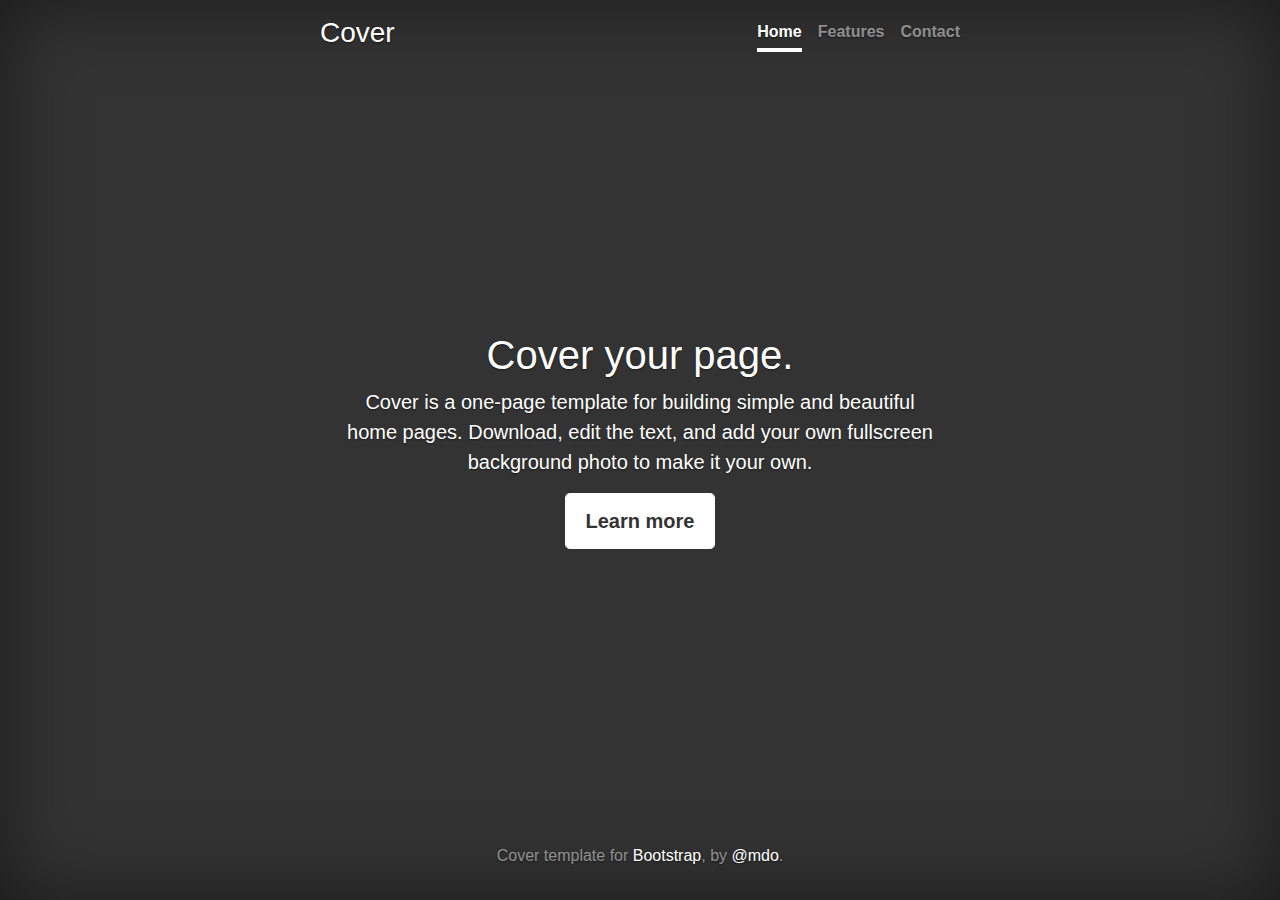
<file: Origin3301_Blog/static/bootstrapss/docs/4.0/examples/cover/index.html>
<!doctype html>
<html lang="en">
  <head>
    <meta charset="utf-8">
    <meta name="viewport" content="width=device-width, initial-scale=1, shrink-to-fit=no">
    <meta name="description" content="">
    <meta name="author" content="">
    <link rel="icon" href="../../../../favicon.ico">

    <title>Cover Template for Bootstrap</title>

    <!-- Bootstrap core CSS -->
    <link href="../../../../dist/css/bootstrap.min.css" rel="stylesheet">

    <!-- Custom styles for this template -->
    <link href="cover.css" rel="stylesheet">
  </head>

  <body class="text-center">

    <div class="cover-container d-flex h-100 p-3 mx-auto flex-column">
      <header class="masthead mb-auto">
        <div class="inner">
          <h3 class="masthead-brand">Cover</h3>
          <nav class="nav nav-masthead justify-content-center">
            <a class="nav-link active" href="#">Home</a>
            <a class="nav-link" href="#">Features</a>
            <a class="nav-link" href="#">Contact</a>
          </nav>
        </div>
      </header>

      <main role="main" class="inner cover">
        <h1 class="cover-heading">Cover your page.</h1>
        <p class="lead">Cover is a one-page template for building simple and beautiful home pages. Download, edit the text, and add your own fullscreen background photo to make it your own.</p>
        <p class="lead">
          <a href="#" class="btn btn-lg btn-secondary">Learn more</a>
        </p>
      </main>

      <footer class="mastfoot mt-auto">
        <div class="inner">
          <p>Cover template for <a href="https://getbootstrap.com/">Bootstrap</a>, by <a href="https://twitter.com/mdo">@mdo</a>.</p>
        </div>
      </footer>
    </div>


    <!-- Bootstrap core JavaScript
    ================================================== -->
    <!-- Placed at the end of the document so the pages load faster -->
    <script src="https://code.jquery.com/jquery-3.2.1.slim.min.js" integrity="sha384-KJ3o2DKtIkvYIK3UENzmM7KCkRr/rE9/Qpg6aAZGJwFDMVNA/GpGFF93hXpG5KkN" crossorigin="anonymous"></script>
    <script>window.jQuery || document.write('<script src="../../../../assets/js/vendor/jquery-slim.min.js"><\/script>')</script>
    <script src="../../../../assets/js/vendor/popper.min.js"></script>
    <script src="../../../../dist/js/bootstrap.min.js"></script>
  </body>
</html>
</file>
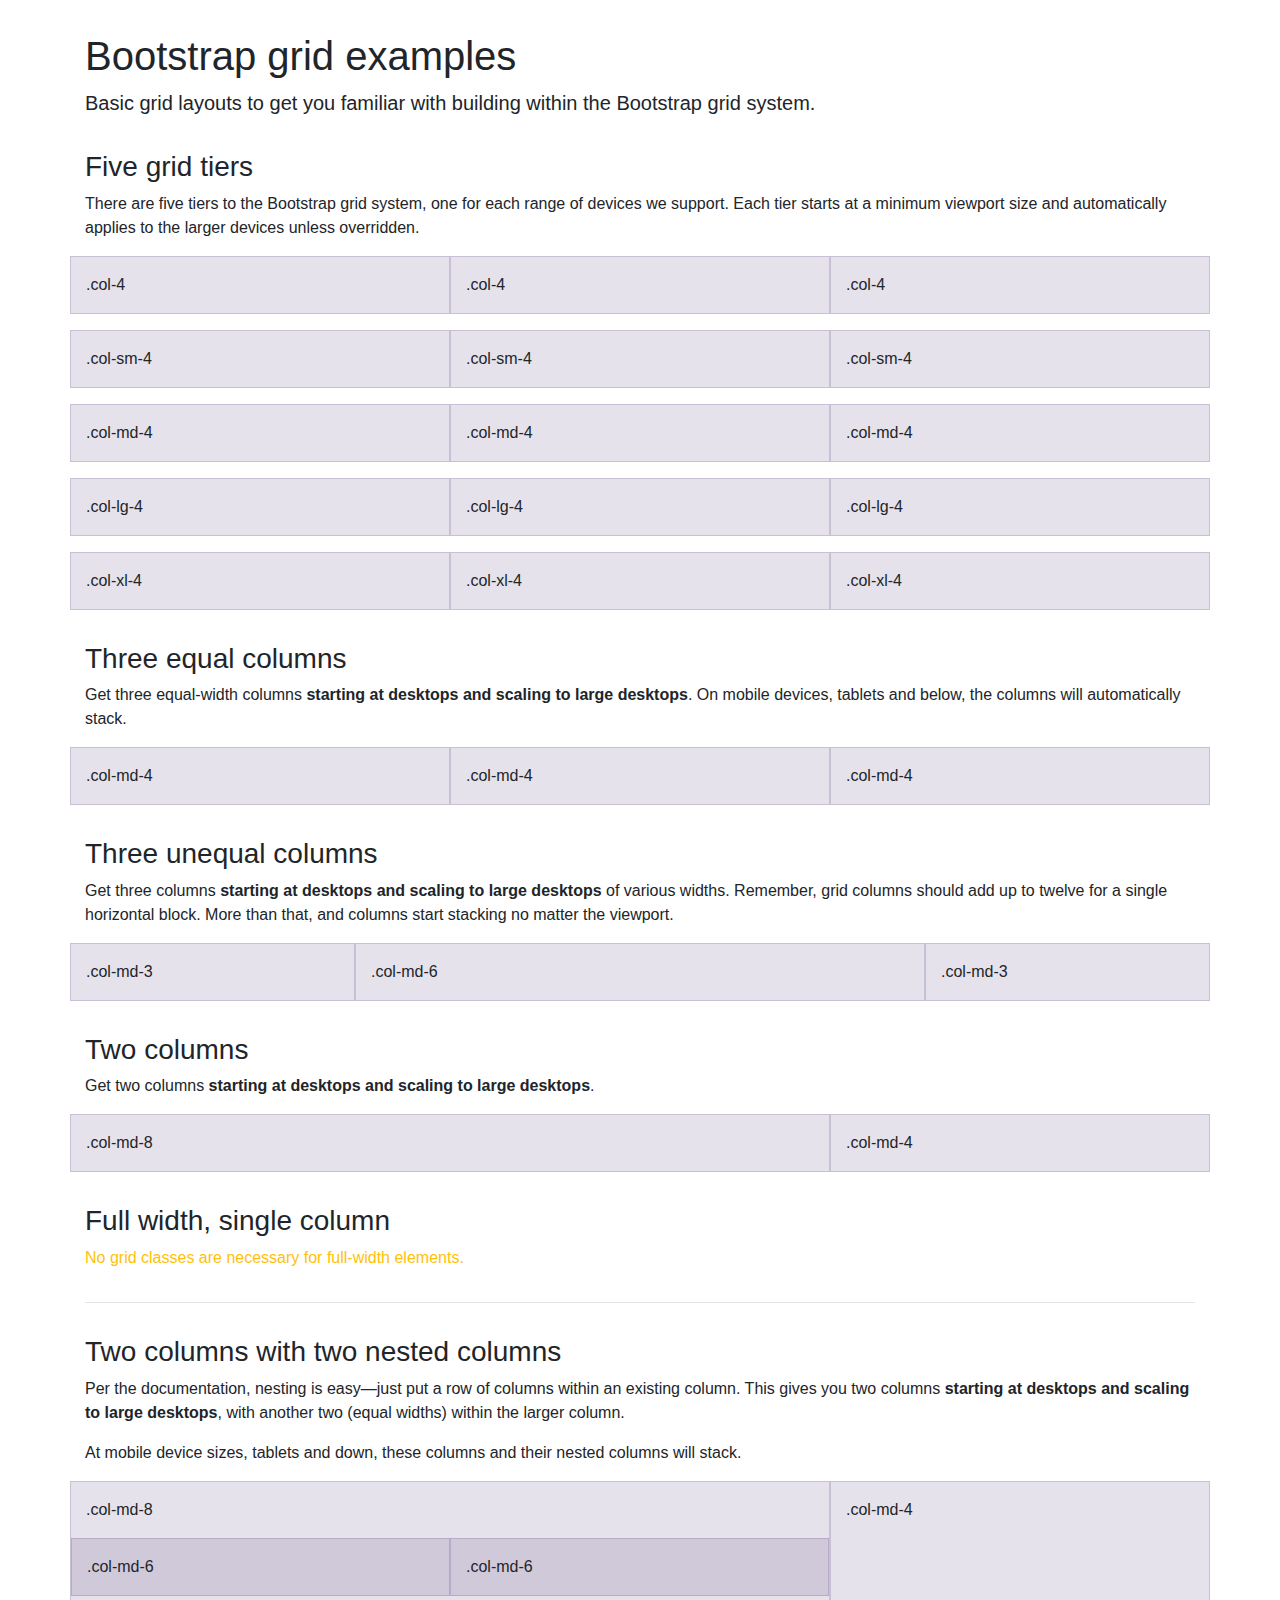
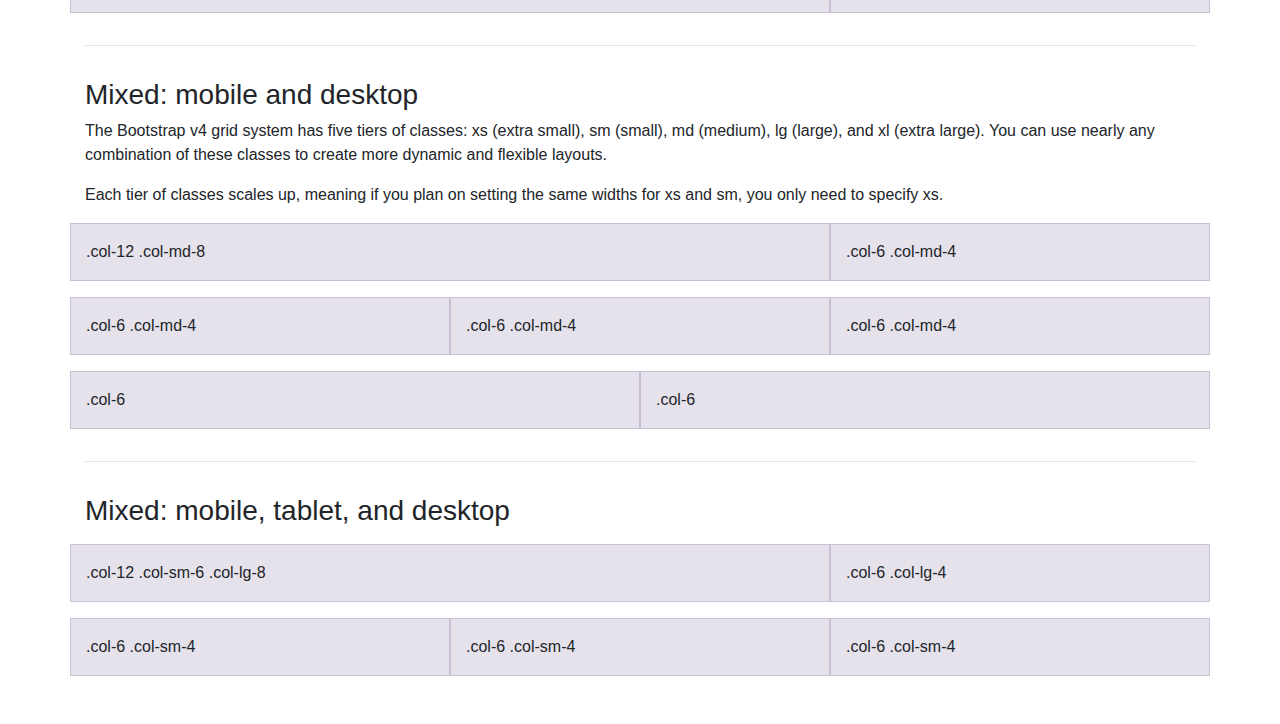
<file: Origin3301_Blog/static/bootstrapss/docs/4.0/examples/grid/index.html>
<!doctype html>
<html lang="en">
  <head>
    <meta charset="utf-8">
    <meta name="viewport" content="width=device-width, initial-scale=1, shrink-to-fit=no">
    <meta name="description" content="">
    <meta name="author" content="">
    <link rel="icon" href="../../../../favicon.ico">

    <title>Grid Template for Bootstrap</title>

    <!-- Bootstrap core CSS -->
    <link href="../../../../dist/css/bootstrap.min.css" rel="stylesheet">

    <!-- Custom styles for this template -->
    <link href="grid.css" rel="stylesheet">
  </head>

  <body>
    <div class="container">

      <h1>Bootstrap grid examples</h1>
      <p class="lead">Basic grid layouts to get you familiar with building within the Bootstrap grid system.</p>

      <h3>Five grid tiers</h3>
      <p>There are five tiers to the Bootstrap grid system, one for each range of devices we support. Each tier starts at a minimum viewport size and automatically applies to the larger devices unless overridden.</p>

      <div class="row">
        <div class="col-4">.col-4</div>
        <div class="col-4">.col-4</div>
        <div class="col-4">.col-4</div>
      </div>

      <div class="row">
        <div class="col-sm-4">.col-sm-4</div>
        <div class="col-sm-4">.col-sm-4</div>
        <div class="col-sm-4">.col-sm-4</div>
      </div>

      <div class="row">
        <div class="col-md-4">.col-md-4</div>
        <div class="col-md-4">.col-md-4</div>
        <div class="col-md-4">.col-md-4</div>
      </div>

      <div class="row">
        <div class="col-lg-4">.col-lg-4</div>
        <div class="col-lg-4">.col-lg-4</div>
        <div class="col-lg-4">.col-lg-4</div>
      </div>

      <div class="row">
        <div class="col-xl-4">.col-xl-4</div>
        <div class="col-xl-4">.col-xl-4</div>
        <div class="col-xl-4">.col-xl-4</div>
      </div>

      <h3>Three equal columns</h3>
      <p>Get three equal-width columns <strong>starting at desktops and scaling to large desktops</strong>. On mobile devices, tablets and below, the columns will automatically stack.</p>
      <div class="row">
        <div class="col-md-4">.col-md-4</div>
        <div class="col-md-4">.col-md-4</div>
        <div class="col-md-4">.col-md-4</div>
      </div>

      <h3>Three unequal columns</h3>
      <p>Get three columns <strong>starting at desktops and scaling to large desktops</strong> of various widths. Remember, grid columns should add up to twelve for a single horizontal block. More than that, and columns start stacking no matter the viewport.</p>
      <div class="row">
        <div class="col-md-3">.col-md-3</div>
        <div class="col-md-6">.col-md-6</div>
        <div class="col-md-3">.col-md-3</div>
      </div>

      <h3>Two columns</h3>
      <p>Get two columns <strong>starting at desktops and scaling to large desktops</strong>.</p>
      <div class="row">
        <div class="col-md-8">.col-md-8</div>
        <div class="col-md-4">.col-md-4</div>
      </div>

      <h3>Full width, single column</h3>
      <p class="text-warning">No grid classes are necessary for full-width elements.</p>

      <hr>

      <h3>Two columns with two nested columns</h3>
      <p>Per the documentation, nesting is easy—just put a row of columns within an existing column. This gives you two columns <strong>starting at desktops and scaling to large desktops</strong>, with another two (equal widths) within the larger column.</p>
      <p>At mobile device sizes, tablets and down, these columns and their nested columns will stack.</p>
      <div class="row">
        <div class="col-md-8">
          .col-md-8
          <div class="row">
            <div class="col-md-6">.col-md-6</div>
            <div class="col-md-6">.col-md-6</div>
          </div>
        </div>
        <div class="col-md-4">.col-md-4</div>
      </div>

      <hr>

      <h3>Mixed: mobile and desktop</h3>
      <p>The Bootstrap v4 grid system has five tiers of classes: xs (extra small), sm (small), md (medium), lg (large), and xl (extra large). You can use nearly any combination of these classes to create more dynamic and flexible layouts.</p>
      <p>Each tier of classes scales up, meaning if you plan on setting the same widths for xs and sm, you only need to specify xs.</p>
      <div class="row">
        <div class="col-12 col-md-8">.col-12 .col-md-8</div>
        <div class="col-6 col-md-4">.col-6 .col-md-4</div>
      </div>
      <div class="row">
        <div class="col-6 col-md-4">.col-6 .col-md-4</div>
        <div class="col-6 col-md-4">.col-6 .col-md-4</div>
        <div class="col-6 col-md-4">.col-6 .col-md-4</div>
      </div>
      <div class="row">
        <div class="col-6">.col-6</div>
        <div class="col-6">.col-6</div>
      </div>

      <hr>

      <h3>Mixed: mobile, tablet, and desktop</h3>
      <p></p>
      <div class="row">
        <div class="col-12 col-sm-6 col-lg-8">.col-12 .col-sm-6 .col-lg-8</div>
        <div class="col-6 col-lg-4">.col-6 .col-lg-4</div>
      </div>
      <div class="row">
        <div class="col-6 col-sm-4">.col-6 .col-sm-4</div>
        <div class="col-6 col-sm-4">.col-6 .col-sm-4</div>
        <div class="col-6 col-sm-4">.col-6 .col-sm-4</div>
      </div>

    </div> <!-- /container -->
  </body>
</html>
</file>
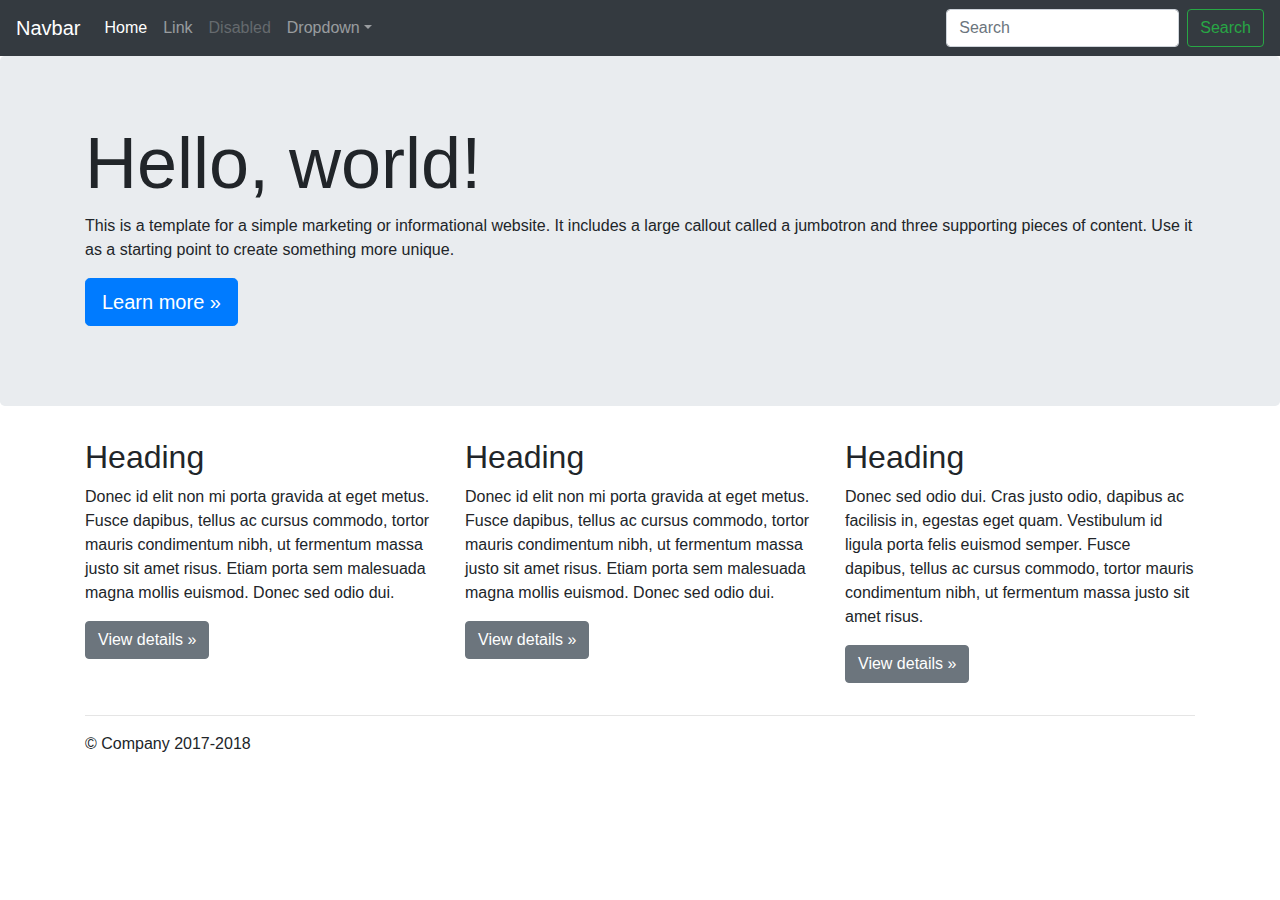
<file: Origin3301_Blog/static/bootstrapss/docs/4.0/examples/jumbotron/index.html>
<!doctype html>
<html lang="en">
  <head>
    <meta charset="utf-8">
    <meta name="viewport" content="width=device-width, initial-scale=1, shrink-to-fit=no">
    <meta name="description" content="">
    <meta name="author" content="">
    <link rel="icon" href="../../../../favicon.ico">

    <title>Jumbotron Template for Bootstrap</title>

    <!-- Bootstrap core CSS -->
    <link href="../../../../dist/css/bootstrap.min.css" rel="stylesheet">

    <!-- Custom styles for this template -->
    <link href="jumbotron.css" rel="stylesheet">
  </head>

  <body>

    <nav class="navbar navbar-expand-md navbar-dark fixed-top bg-dark">
      <a class="navbar-brand" href="#">Navbar</a>
      <button class="navbar-toggler" type="button" data-toggle="collapse" data-target="#navbarsExampleDefault" aria-controls="navbarsExampleDefault" aria-expanded="false" aria-label="Toggle navigation">
        <span class="navbar-toggler-icon"></span>
      </button>

      <div class="collapse navbar-collapse" id="navbarsExampleDefault">
        <ul class="navbar-nav mr-auto">
          <li class="nav-item active">
            <a class="nav-link" href="#">Home <span class="sr-only">(current)</span></a>
          </li>
          <li class="nav-item">
            <a class="nav-link" href="#">Link</a>
          </li>
          <li class="nav-item">
            <a class="nav-link disabled" href="#">Disabled</a>
          </li>
          <li class="nav-item dropdown">
            <a class="nav-link dropdown-toggle" href="http://example.com" id="dropdown01" data-toggle="dropdown" aria-haspopup="true" aria-expanded="false">Dropdown</a>
            <div class="dropdown-menu" aria-labelledby="dropdown01">
              <a class="dropdown-item" href="#">Action</a>
              <a class="dropdown-item" href="#">Another action</a>
              <a class="dropdown-item" href="#">Something else here</a>
            </div>
          </li>
        </ul>
        <form class="form-inline my-2 my-lg-0">
          <input class="form-control mr-sm-2" type="text" placeholder="Search" aria-label="Search">
          <button class="btn btn-outline-success my-2 my-sm-0" type="submit">Search</button>
        </form>
      </div>
    </nav>

    <main role="main">

      <!-- Main jumbotron for a primary marketing message or call to action -->
      <div class="jumbotron">
        <div class="container">
          <h1 class="display-3">Hello, world!</h1>
          <p>This is a template for a simple marketing or informational website. It includes a large callout called a jumbotron and three supporting pieces of content. Use it as a starting point to create something more unique.</p>
          <p><a class="btn btn-primary btn-lg" href="#" role="button">Learn more &raquo;</a></p>
        </div>
      </div>

      <div class="container">
        <!-- Example row of columns -->
        <div class="row">
          <div class="col-md-4">
            <h2>Heading</h2>
            <p>Donec id elit non mi porta gravida at eget metus. Fusce dapibus, tellus ac cursus commodo, tortor mauris condimentum nibh, ut fermentum massa justo sit amet risus. Etiam porta sem malesuada magna mollis euismod. Donec sed odio dui. </p>
            <p><a class="btn btn-secondary" href="#" role="button">View details &raquo;</a></p>
          </div>
          <div class="col-md-4">
            <h2>Heading</h2>
            <p>Donec id elit non mi porta gravida at eget metus. Fusce dapibus, tellus ac cursus commodo, tortor mauris condimentum nibh, ut fermentum massa justo sit amet risus. Etiam porta sem malesuada magna mollis euismod. Donec sed odio dui. </p>
            <p><a class="btn btn-secondary" href="#" role="button">View details &raquo;</a></p>
          </div>
          <div class="col-md-4">
            <h2>Heading</h2>
            <p>Donec sed odio dui. Cras justo odio, dapibus ac facilisis in, egestas eget quam. Vestibulum id ligula porta felis euismod semper. Fusce dapibus, tellus ac cursus commodo, tortor mauris condimentum nibh, ut fermentum massa justo sit amet risus.</p>
            <p><a class="btn btn-secondary" href="#" role="button">View details &raquo;</a></p>
          </div>
        </div>

        <hr>

      </div> <!-- /container -->

    </main>

    <footer class="container">
      <p>&copy; Company 2017-2018</p>
    </footer>

    <!-- Bootstrap core JavaScript
    ================================================== -->
    <!-- Placed at the end of the document so the pages load faster -->
    <script src="https://code.jquery.com/jquery-3.2.1.slim.min.js" integrity="sha384-KJ3o2DKtIkvYIK3UENzmM7KCkRr/rE9/Qpg6aAZGJwFDMVNA/GpGFF93hXpG5KkN" crossorigin="anonymous"></script>
    <script>window.jQuery || document.write('<script src="../../../../assets/js/vendor/jquery-slim.min.js"><\/script>')</script>
    <script src="../../../../assets/js/vendor/popper.min.js"></script>
    <script src="../../../../dist/js/bootstrap.min.js"></script>
  </body>
</html>
</file>
<file: Origin3301_Blog/static/bootstrapss/docs/4.0/examples/album/album.css>
:root {
  --jumbotron-padding-y: 3rem;
}

.jumbotron {
  padding-top: var(--jumbotron-padding-y);
  padding-bottom: var(--jumbotron-padding-y);
  margin-bottom: 0;
  background-color: #fff;
}
@media (min-width: 768px) {
  .jumbotron {
    padding-top: calc(var(--jumbotron-padding-y) * 2);
    padding-bottom: calc(var(--jumbotron-padding-y) * 2);
  }
}

.jumbotron p:last-child {
  margin-bottom: 0;
}

.jumbotron-heading {
  font-weight: 300;
}

.jumbotron .container {
  max-width: 40rem;
}

footer {
  padding-top: 3rem;
  padding-bottom: 3rem;
}

footer p {
  margin-bottom: .25rem;
}

.box-shadow { box-shadow: 0 .25rem .75rem rgba(0, 0, 0, .05); }
</file>
<file: Origin3301_Blog/static/bootstrapss/docs/4.0/examples/blog/blog.css>
/* stylelint-disable selector-list-comma-newline-after */

.blog-header {
  line-height: 1;
  border-bottom: 1px solid #e5e5e5;
}

.blog-header-logo {
  font-family: "Playfair Display", Georgia, "Times New Roman", serif;
  font-size: 2.25rem;
}

.blog-header-logo:hover {
  text-decoration: none;
}

h1, h2, h3, h4, h5, h6 {
  font-family: "Playfair Display", Georgia, "Times New Roman", serif;
}

.display-4 {
  font-size: 2.5rem;
}
@media (min-width: 768px) {
  .display-4 {
    font-size: 3rem;
  }
}

.nav-scroller {
  position: relative;
  z-index: 2;
  height: 2.75rem;
  overflow-y: hidden;
}

.nav-scroller .nav {
  display: -webkit-box;
  display: -ms-flexbox;
  display: flex;
  -ms-flex-wrap: nowrap;
  flex-wrap: nowrap;
  padding-bottom: 1rem;
  margin-top: -1px;
  overflow-x: auto;
  text-align: center;
  white-space: nowrap;
  -webkit-overflow-scrolling: touch;
}

.nav-scroller .nav-link {
  padding-top: .75rem;
  padding-bottom: .75rem;
  font-size: .875rem;
}

.card-img-right {
  height: 100%;
  border-radius: 0 3px 3px 0;
}

.flex-auto {
  -ms-flex: 0 0 auto;
  -webkit-box-flex: 0;
  flex: 0 0 auto;
}

.h-250 { height: 250px; }
@media (min-width: 768px) {
  .h-md-250 { height: 250px; }
}

.border-top { border-top: 1px solid #e5e5e5; }
.border-bottom { border-bottom: 1px solid #e5e5e5; }

.box-shadow { box-shadow: 0 .25rem .75rem rgba(0, 0, 0, .05); }

/*
 * Blog name and description
 */
.blog-title {
  margin-bottom: 0;
  font-size: 2rem;
  font-weight: 400;
}
.blog-description {
  font-size: 1.1rem;
  color: #999;
}

@media (min-width: 40em) {
  .blog-title {
    font-size: 3.5rem;
  }
}

/* Pagination */
.blog-pagination {
  margin-bottom: 4rem;
}
.blog-pagination > .btn {
  border-radius: 2rem;
}

/*
 * Blog posts
 */
.blog-post {
  margin-bottom: 4rem;
}
.blog-post-title {
  margin-bottom: .25rem;
  font-size: 2.5rem;
}
.blog-post-meta {
  margin-bottom: 1.25rem;
  color: #999;
}

/*
 * Footer
 */
.blog-footer {
  padding: 2.5rem 0;
  color: #999;
  text-align: center;
  background-color: #f9f9f9;
  border-top: .05rem solid #e5e5e5;
}
.blog-footer p:last-child {
  margin-bottom: 0;
}
</file>
<file: Origin3301_Blog/static/bootstrapss/docs/4.0/examples/carousel/carousel.css>
/* GLOBAL STYLES
-------------------------------------------------- */
/* Padding below the footer and lighter body text */

body {
  padding-top: 3rem;
  padding-bottom: 3rem;
  color: #5a5a5a;
}


/* CUSTOMIZE THE CAROUSEL
-------------------------------------------------- */

/* Carousel base class */
.carousel {
  margin-bottom: 4rem;
}
/* Since positioning the image, we need to help out the caption */
.carousel-caption {
  bottom: 3rem;
  z-index: 10;
}

/* Declare heights because of positioning of img element */
.carousel-item {
  height: 32rem;
  background-color: #777;
}
.carousel-item > img {
  position: absolute;
  top: 0;
  left: 0;
  min-width: 100%;
  height: 32rem;
}


/* MARKETING CONTENT
-------------------------------------------------- */

/* Center align the text within the three columns below the carousel */
.marketing .col-lg-4 {
  margin-bottom: 1.5rem;
  text-align: center;
}
.marketing h2 {
  font-weight: 400;
}
.marketing .col-lg-4 p {
  margin-right: .75rem;
  margin-left: .75rem;
}


/* Featurettes
------------------------- */

.featurette-divider {
  margin: 5rem 0; /* Space out the Bootstrap <hr> more */
}

/* Thin out the marketing headings */
.featurette-heading {
  font-weight: 300;
  line-height: 1;
  letter-spacing: -.05rem;
}


/* RESPONSIVE CSS
-------------------------------------------------- */

@media (min-width: 40em) {
  /* Bump up size of carousel content */
  .carousel-caption p {
    margin-bottom: 1.25rem;
    font-size: 1.25rem;
    line-height: 1.4;
  }

  .featurette-heading {
    font-size: 50px;
  }
}

@media (min-width: 62em) {
  .featurette-heading {
    margin-top: 7rem;
  }
}
</file>
<file: Origin3301_Blog/static/bootstrapss/docs/4.0/examples/cover/cover.css>
/*
 * Globals
 */

/* Links */
a,
a:focus,
a:hover {
  color: #fff;
}

/* Custom default button */
.btn-secondary,
.btn-secondary:hover,
.btn-secondary:focus {
  color: #333;
  text-shadow: none; /* Prevent inheritance from `body` */
  background-color: #fff;
  border: .05rem solid #fff;
}


/*
 * Base structure
 */

html,
body {
  height: 100%;
  background-color: #333;
}

body {
  display: -ms-flexbox;
  display: -webkit-box;
  display: flex;
  -ms-flex-pack: center;
  -webkit-box-pack: center;
  justify-content: center;
  color: #fff;
  text-shadow: 0 .05rem .1rem rgba(0, 0, 0, .5);
  box-shadow: inset 0 0 5rem rgba(0, 0, 0, .5);
}

.cover-container {
  max-width: 42em;
}


/*
 * Header
 */
.masthead {
  margin-bottom: 2rem;
}

.masthead-brand {
  margin-bottom: 0;
}

.nav-masthead .nav-link {
  padding: .25rem 0;
  font-weight: 700;
  color: rgba(255, 255, 255, .5);
  background-color: transparent;
  border-bottom: .25rem solid transparent;
}

.nav-masthead .nav-link:hover,
.nav-masthead .nav-link:focus {
  border-bottom-color: rgba(255, 255, 255, .25);
}

.nav-masthead .nav-link + .nav-link {
  margin-left: 1rem;
}

.nav-masthead .active {
  color: #fff;
  border-bottom-color: #fff;
}

@media (min-width: 48em) {
  .masthead-brand {
    float: left;
  }
  .nav-masthead {
    float: right;
  }
}


/*
 * Cover
 */
.cover {
  padding: 0 1.5rem;
}
.cover .btn-lg {
  padding: .75rem 1.25rem;
  font-weight: 700;
}


/*
 * Footer
 */
.mastfoot {
  color: rgba(255, 255, 255, .5);
}
</file>
<file: Origin3301_Blog/static/bootstrapss/docs/4.0/examples/grid/grid.css>
body {
  padding-top: 2rem;
  padding-bottom: 2rem;
}

h3 {
  margin-top: 2rem;
}

.row {
  margin-bottom: 1rem;
}
.row .row {
  margin-top: 1rem;
  margin-bottom: 0;
}
[class*="col-"] {
  padding-top: 1rem;
  padding-bottom: 1rem;
  background-color: rgba(86, 61, 124, .15);
  border: 1px solid rgba(86, 61, 124, .2);
}

hr {
  margin-top: 2rem;
  margin-bottom: 2rem;
}
</file>
<file: Origin3301_Blog/static/bootstrapss/docs/4.0/examples/jumbotron/jumbotron.css>
/* Move down content because we have a fixed navbar that is 3.5rem tall */
body {
  padding-top: 3.5rem;
}
</file>
